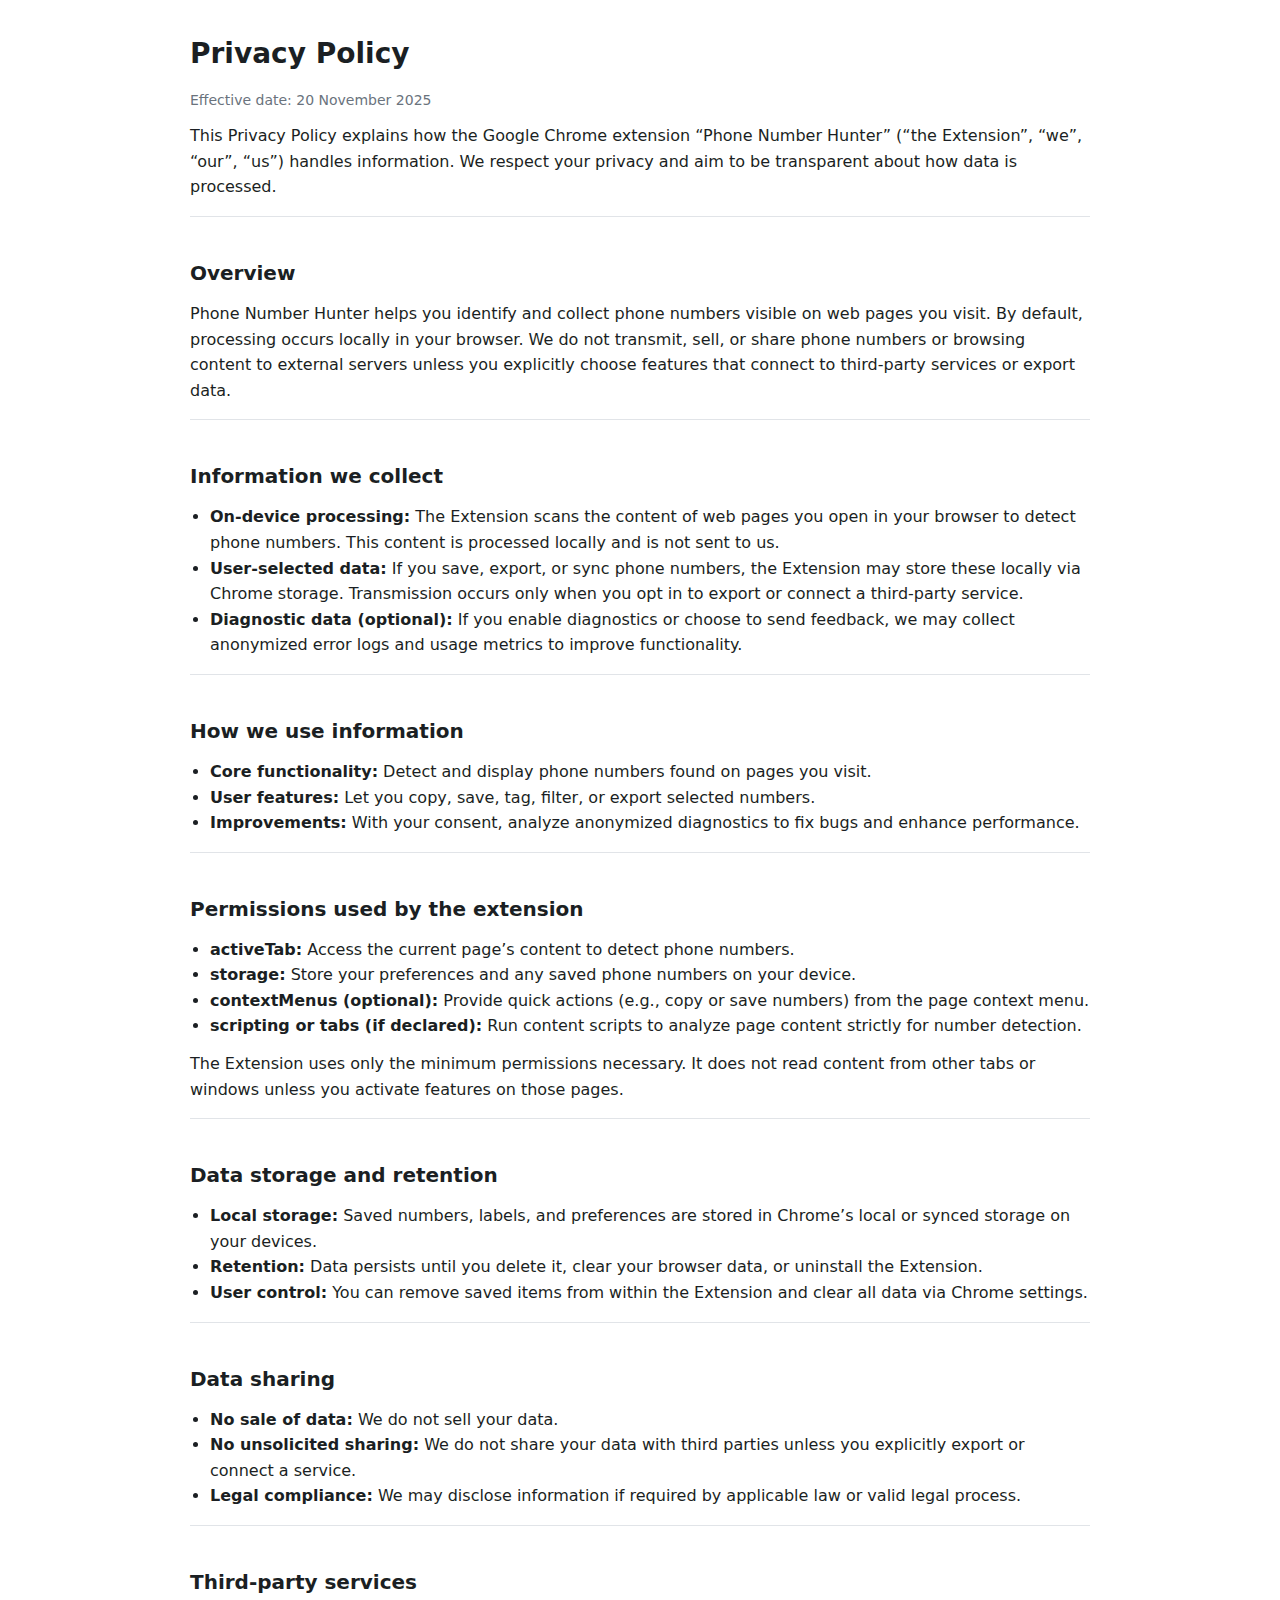
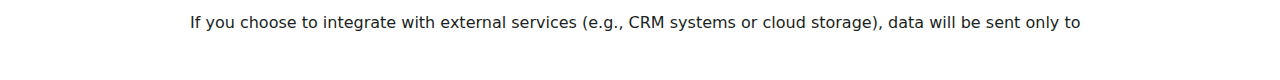
<file: privacy.html>
<!DOCTYPE html>
<html lang="en">
<head>
  <meta charset="utf-8" />
  <meta name="viewport" content="width=device-width,initial-scale=1" />
  <title>Privacy Policy — Phone Number Hunter</title>
  <style>
    body { font-family: system-ui, -apple-system, Segoe UI, Roboto, Helvetica, Arial, sans-serif; line-height: 1.6; color: #1b1f23; margin: 0; background: #fff; }
    .container { max-width: 900px; margin: 0 auto; padding: 32px; }
    h1, h2, h3 { margin: 0 0 8px; }
    h1 { font-size: 28px; }
    h2 { font-size: 20px; margin-top: 24px; }
    p, ul { margin: 12px 0; }
    ul { padding-left: 20px; }
    .meta { color: #6a737d; font-size: 14px; }
    .section { border-top: 1px solid #e1e4e8; padding-top: 16px; margin-top: 16px; }
    a { color: #0366d6; text-decoration: none; }
    a:hover { text-decoration: underline; }
  </style>
</head>
<body>
  <main class="container">
    <h1>Privacy Policy</h1>
    <p class="meta">Effective date: <span id="effective-date">20 November 2025</span></p>
    <p>
      This Privacy Policy explains how the Google Chrome extension “Phone Number Hunter” (“the Extension”, “we”, “our”, “us”)
      handles information. We respect your privacy and aim to be transparent about how data is processed.
    </p>

    <div class="section">
      <h2>Overview</h2>
      <p>
        Phone Number Hunter helps you identify and collect phone numbers visible on web pages you visit. By default,
        processing occurs locally in your browser. We do not transmit, sell, or share phone numbers or browsing content
        to external servers unless you explicitly choose features that connect to third-party services or export data.
      </p>
    </div>

    <div class="section">
      <h2>Information we collect</h2>
      <ul>
        <li><strong>On-device processing:</strong> The Extension scans the content of web pages you open in your browser to detect phone numbers. This content is processed locally and is not sent to us.</li>
        <li><strong>User-selected data:</strong> If you save, export, or sync phone numbers, the Extension may store these locally via Chrome storage. Transmission occurs only when you opt in to export or connect a third-party service.</li>
        <li><strong>Diagnostic data (optional):</strong> If you enable diagnostics or choose to send feedback, we may collect anonymized error logs and usage metrics to improve functionality.</li>
      </ul>
    </div>

    <div class="section">
      <h2>How we use information</h2>
      <ul>
        <li><strong>Core functionality:</strong> Detect and display phone numbers found on pages you visit.</li>
        <li><strong>User features:</strong> Let you copy, save, tag, filter, or export selected numbers.</li>
        <li><strong>Improvements:</strong> With your consent, analyze anonymized diagnostics to fix bugs and enhance performance.</li>
      </ul>
    </div>

    <div class="section">
      <h2>Permissions used by the extension</h2>
      <ul>
        <li><strong>activeTab:</strong> Access the current page’s content to detect phone numbers.</li>
        <li><strong>storage:</strong> Store your preferences and any saved phone numbers on your device.</li>
        <li><strong>contextMenus (optional):</strong> Provide quick actions (e.g., copy or save numbers) from the page context menu.</li>
        <li><strong>scripting or tabs (if declared):</strong> Run content scripts to analyze page content strictly for number detection.</li>
      </ul>
      <p>
        The Extension uses only the minimum permissions necessary. It does not read content from other tabs or windows unless you activate
        features on those pages.
      </p>
    </div>

    <div class="section">
      <h2>Data storage and retention</h2>
      <ul>
        <li><strong>Local storage:</strong> Saved numbers, labels, and preferences are stored in Chrome’s local or synced storage on your devices.</li>
        <li><strong>Retention:</strong> Data persists until you delete it, clear your browser data, or uninstall the Extension.</li>
        <li><strong>User control:</strong> You can remove saved items from within the Extension and clear all data via Chrome settings.</li>
      </ul>
    </div>

    <div class="section">
      <h2>Data sharing</h2>
      <ul>
        <li><strong>No sale of data:</strong> We do not sell your data.</li>
        <li><strong>No unsolicited sharing:</strong> We do not share your data with third parties unless you explicitly export or connect a service.</li>
        <li><strong>Legal compliance:</strong> We may disclose information if required by applicable law or valid legal process.</li>
      </ul>
    </div>

    <div class="section">
      <h2>Third-party services</h2>
      <p>
        If you choose to integrate with external services (e.g., CRM systems or cloud storage), data will be sent only to
</file>
